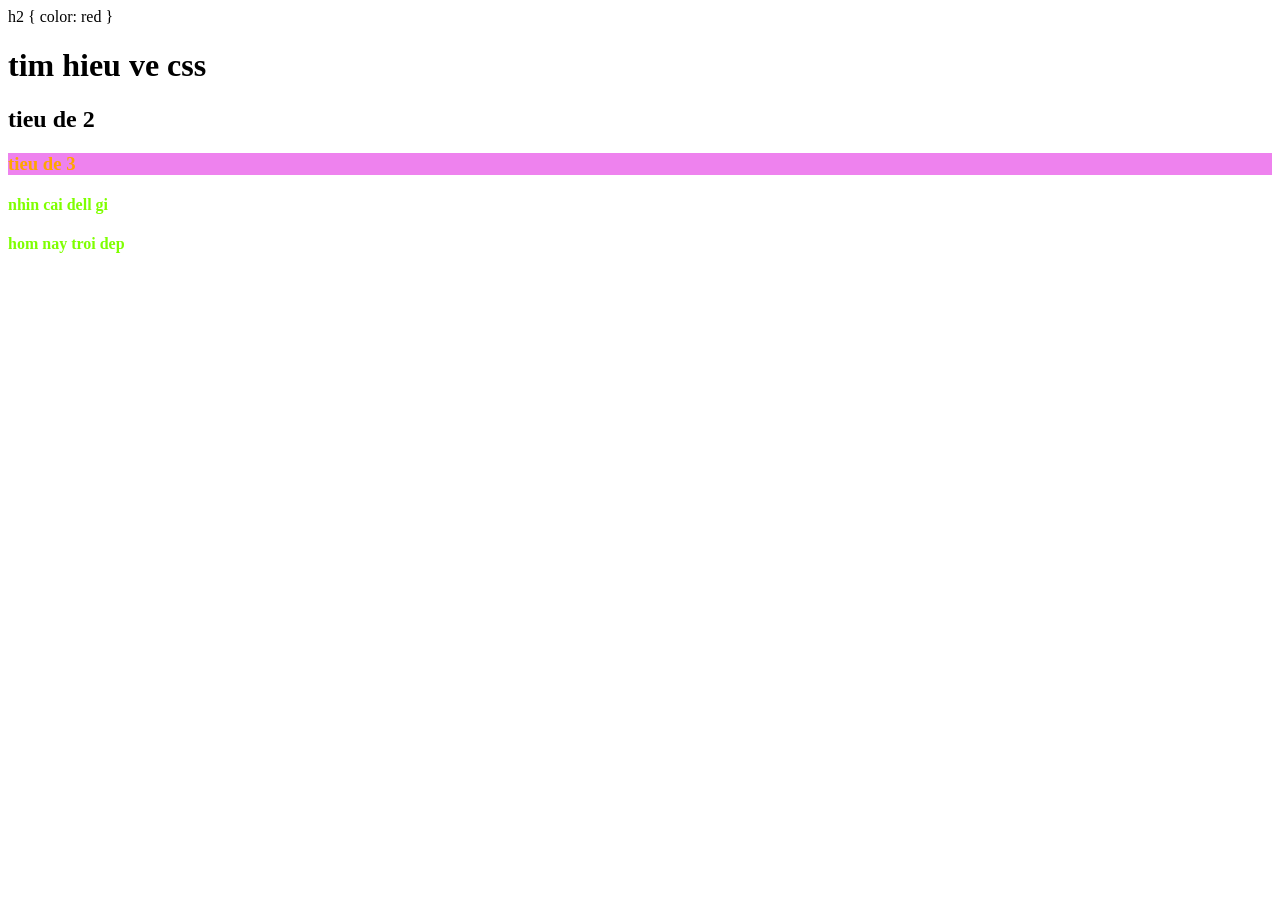
<file: buoi 3/index.html>
<!DOCTYPE html>
<html lang="en">

<head>
    <meta charset="UTF-8">
    <meta name="viewport" content="width=device-width, initial-scale=1.0">
    <title>Document</title>
    <link rel="stylesheet" href="style.css"
    <style>
        h2 {
            color: red
        }
    </style>
</head>

<body>
    <h1>tim hieu ve css</h1>
    <!--1. Vai tro cua css: dung de dinh dang va thiet ke giao dien web
    -Css giup thay doi
    +mau sac dont chu
    +kich thuoc
    +khoang cach
    +bo cuc, vi tri cac thanh phan
    
    2.vị trí dặt mã css
    -đặt trực tiếp trong file html: -->
    <h2>tieu de 2</h2>
    <h3 style="color:orange; background: violet">tieu de 3</h3>
    <h4>nhin cai dell gi</h4>
    <h4 class="class1">hom nay troi dep</h4> </h4>
    <h4 id="id1" </h4></h4>
</body>
</html>
</file>
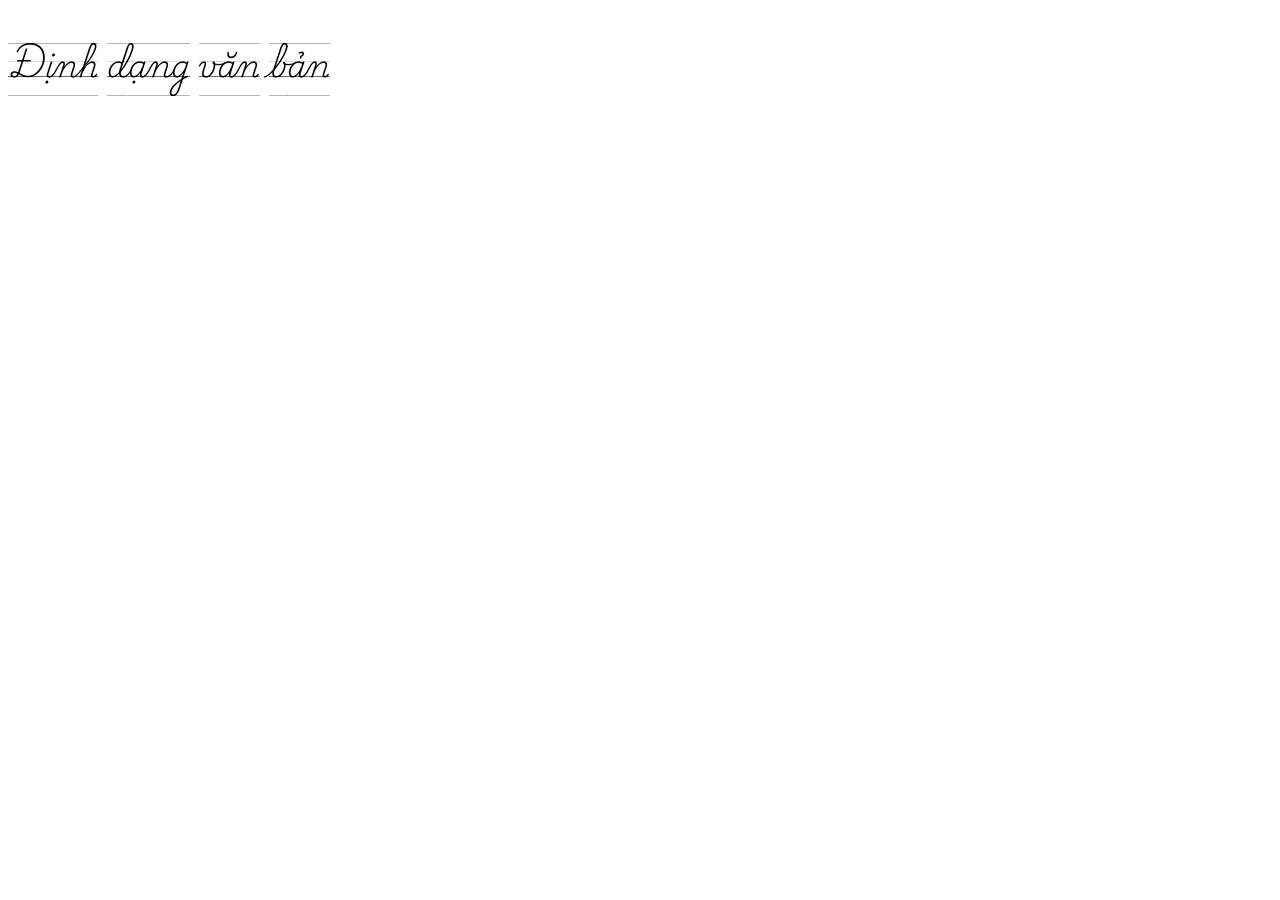
<file: buoi 4/index.html>
<!DOCTYPE html>
<html lang="en">
<head>
    <meta charset="UTF-8">
    <meta name="viewport" content="width=device-width, initial-scale=1.0">
    <title>Document</title>
    <link rel="preconnect" href="https://fonts.googleapis.com">
<link rel="preconnect" href="https://fonts.gstatic.com" crossorigin>
<link href="https://fonts.googleapis.com/css2?family=Playwrite+CU+Guides&family=Roboto:ital,wght@0,100..900;1,100..900&display=swap" rel="stylesheet">
    <link rel="stylesheet" href="style.css">
</head>
<body>
    <!--1. các thẻ định dạng chủ
    - font-size: thay đổi kích thước chủ
    - font-family: thay đổi font chủ
    - font-weight: thay đổi độ dậm nhạt
    
    - font-style: thay đổi kiểu chữ

    - text-align: thay đổi căn lề văn bản
    - text-decoration: thay đổi gạch chân văn bản
    - text-shadow: thay đổi bay le văn bản

    - line-height: thay đổi khoảng cách giữa các dòng văn bản
    - letter-height: thay đổi khoảng cách giữa các dòng văn bản
    - letter-spacing: thay đổi khoảng cách giữa các ký tự
    - word-spacing: thay đổi khoảng cách giữa các từ -->

    <p class="class" id="id1">Định dạng văn bản</p>
</body>
</html>
</file>
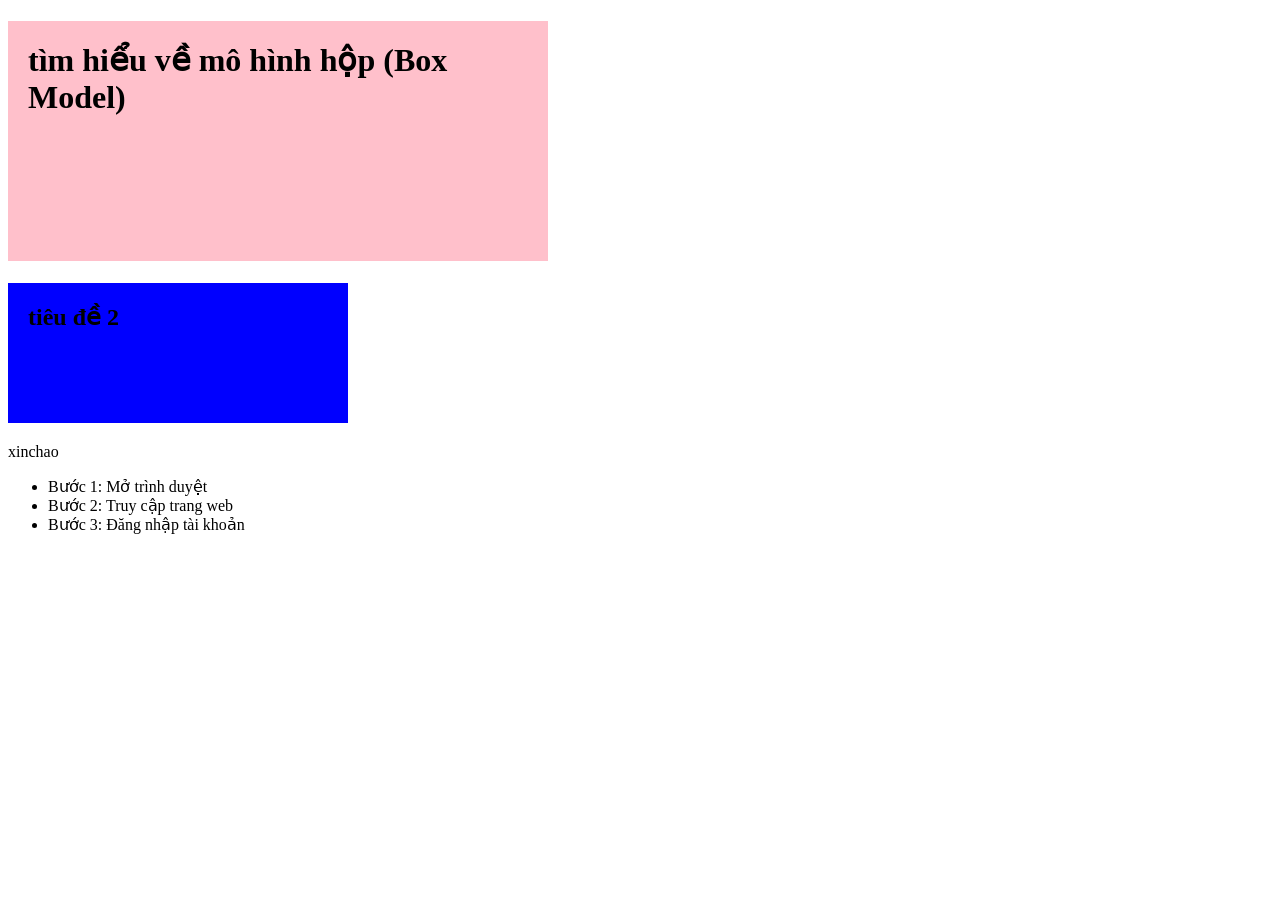
<file: buoi5/index.html>
<!DOCTYPE html>
<html lang="en">
<head>
    <meta charset="UTF-8">
    <meta name="viewport" content="width=device-width, initial-scale=1.0">
    <title>Document</title>
    <link rel="stylesheet" href="style.css">
</head>
<body>
    <h1>tìm hiểu về mô hình hộp (Box Model)</h1>
    <h2>tiêu đề 2</h2>
    <p class="text" >xinchao </p>
    <ul>
  <li>Bước 1: Mở trình duyệt</li>
  <li>Bước 2: Truy cập trang web</li>
  <li>Bước 3: Đăng nhập tài khoản</li>
    </ul>
    
</body>
</html>
</file>
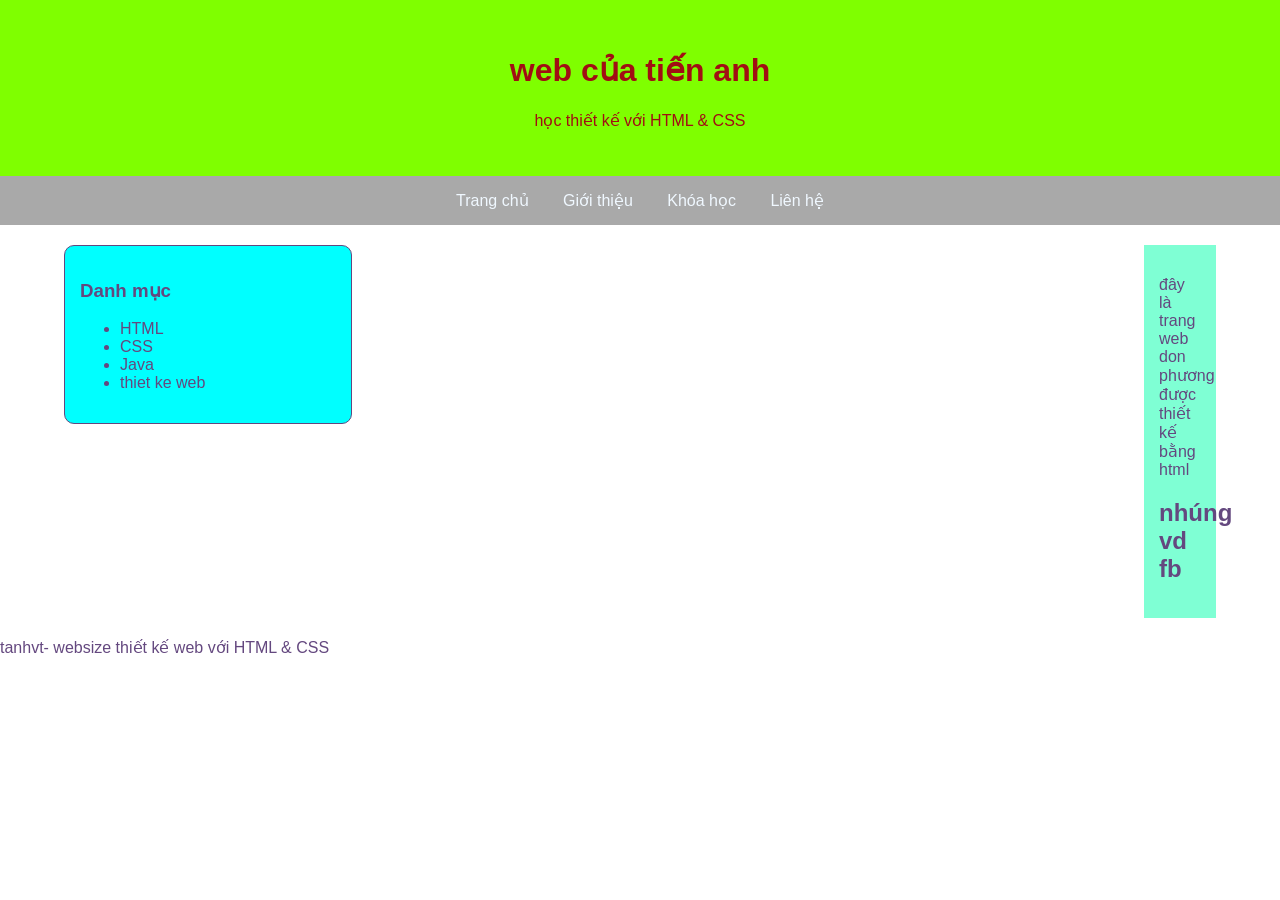
<file: buoi6/index.html>
<!DOCTYPE html>
<html lang="en">
<head>
    <meta charset="UTF-8">
    <meta name="viewport" content="width=device-width, initial-scale=1.0">
    <title>Document</title>
    <style>
        body {
            margin: 0;
            font-family:Arial, Helvetica, sans-serif;
            color: rgb(100, 72, 127);
        }
    * {
        box-sizing: border-box;
    }  
    header {
        /* height: 120px; */
        background-color: chartreuse;
        color: rgb(161, 14, 19);
        text-align: center;
        padding: 30px;
    }
    nav {
        background-color: darkgrey;
        text-align: center;
        padding: 15px;
    }
    nav a {
        padding: 15px;
        color: aliceblue;
        text-decoration: none;
    }
    nav a:hover {
        color: chocolate;
    }
    /* nội dung chính */
    .container {
        width: 90%;
        margin: 20px auto;
    }
    .sidebar {
        width: 25%;
        float: left;
        background-color: aqua;
        padding: 15px;
        /* margin-right: 20px; */
        border: 1px solid;
        border-radius: 10px;
    }
    .content {
        width: 72px;
        float: right;
        background-color: aquamarine;
        padding: 15px;

    }
    .clear {
        clear: both;
    }
    </style>
</head>
<body>
    <header>
        <h1>web của tiến anh</h1>
        <p>học thiết kế với HTML & CSS </p>
    
    </header>
    <nav>
        <a href="#">Trang chủ</a>
        <a href="#">Giới thiệu</a>
        <a href="#">Khóa học</a>
        <a href="#">Liên hệ</a>
    </nav>
    <div class="container">
    
        <aside class="sidebar">
            <h3>Danh mục</h3>
            <ul>
                <li>HTML</li>
                <li>CSS</li>
                <li>Java</li>
                <li>thiet ke web</li>
            </ul>
        </aside>
        <main class="content">
            <p>đây là trang web don phương được thiết kế bằng html</p>
            <h2>nhúng vd fb</h2>
        </main>
        <div class="clear"></div>
    </div>
<footer>tanhvt- websize thiết kế web với HTML & CSS</footer>
</body>
</html>
</file>
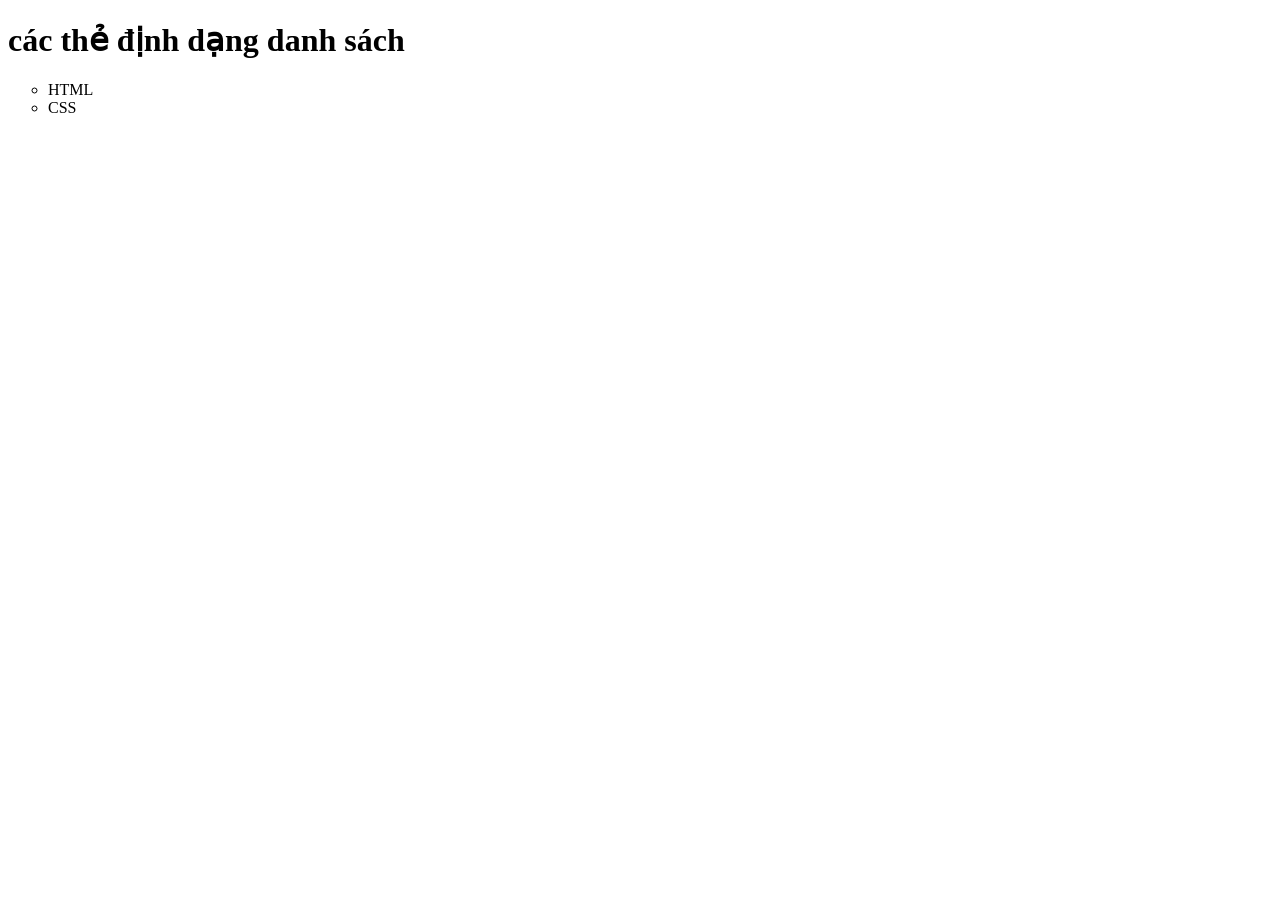
<file: buoi7/index.html>
<!DOCTYPE html>
<html lang="en">
<head>
    <meta charset="UTF-8">
    <meta name="viewport" content="width=device-width, initial-scale=1.0">
    <title>các thẻ định dạng</title>
<style>
    ul li {
        list-style-type: circle;
    }
</style>
</head>
<body>
    <h1>các thẻ định dạng danh sách</h1>
    <ul>
        <li>HTML</li>
        <li>CSS</li>
        
    </ul>
</body>
</html>
</file>
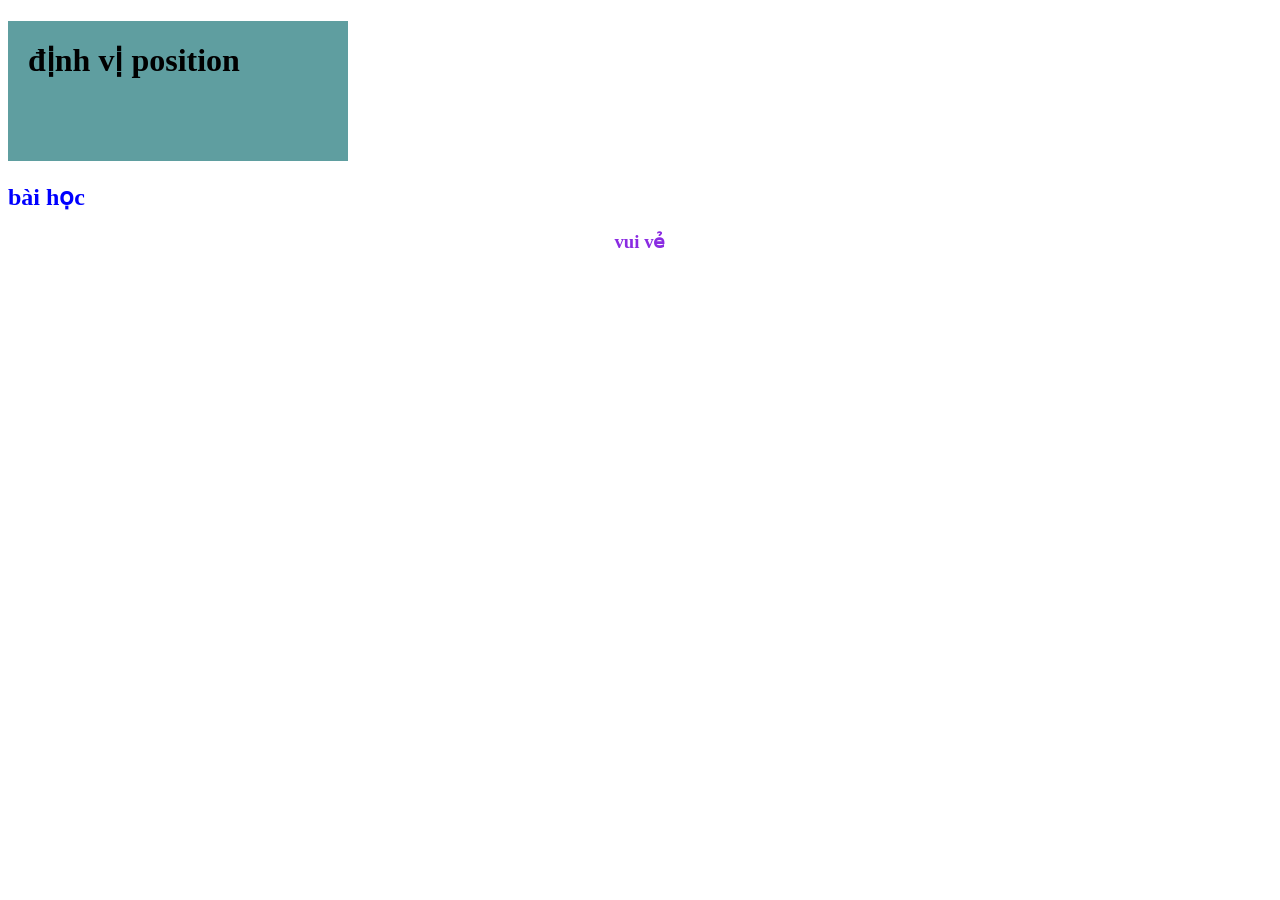
<file: buoi8/index.html>
<!DOCTYPE html>
<html lang="en">
<head>
    <meta charset="UTF-8">
    <meta name="viewport" content="width=device-width, initial-scale=1.0">
    <title>Document</title>
    <link rel="stylesheet" href="style.css">
</head>
<body>
    <h1>định vị position</h1>
    <h2> bài học </h2>
    <h3> vui vẻ </h3>
    
</body>
</html>
</file>
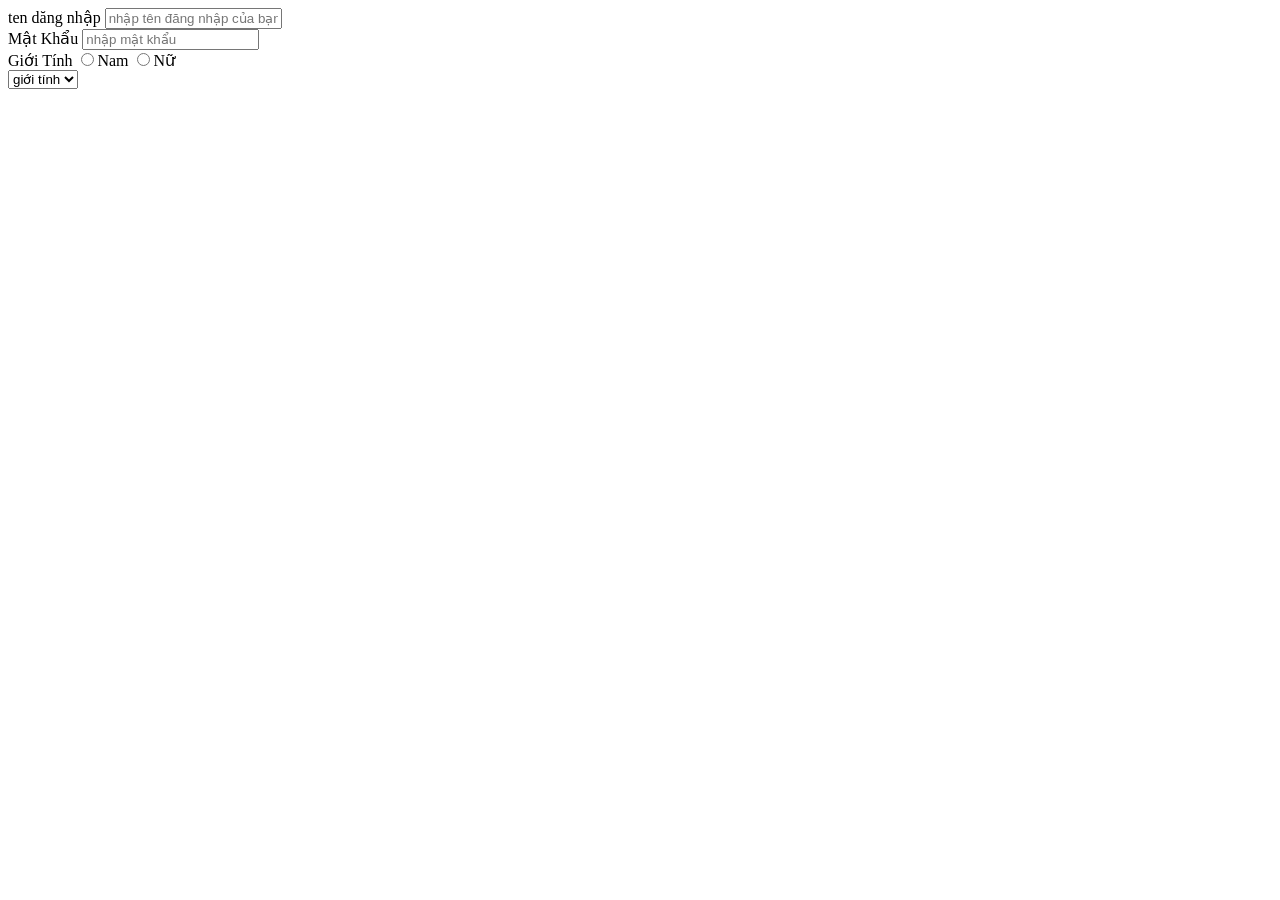
<file: buoi9/index.html>
<!DOCTYPE html>
<html lang="en">
<head>
    <meta charset="UTF-8">
    <meta name="viewport" content="width=device-width, initial-scale=1.0">
    <title>Fromt</title>
</head>
<body>
    <form id="loginFrom" action="">
        ten dăng nhập 
        <input type="text" 
        name="username" 
        placeholder="nhập tên đăng nhập của bạn vô đây">
         <br>
         Mật Khẩu 
        <input type="password" 
        name="password"
        placeholder="nhập mật khẩu">
        <br>
        Giới Tính
        <input type="radio"
        name="gender"
        value="Nam"/>Nam
        <input type="radio"
        name="gender"
        value="Nữ" />Nữ 
        <br>
        <select name="gioitinh"id>
            <option value="giới tính ">giới tính</option>
            <option value="Nam">Nam</option>
                <option value="Nu"
        </select>>Nữ</option>
    </form>
</body>
</html>
</file>
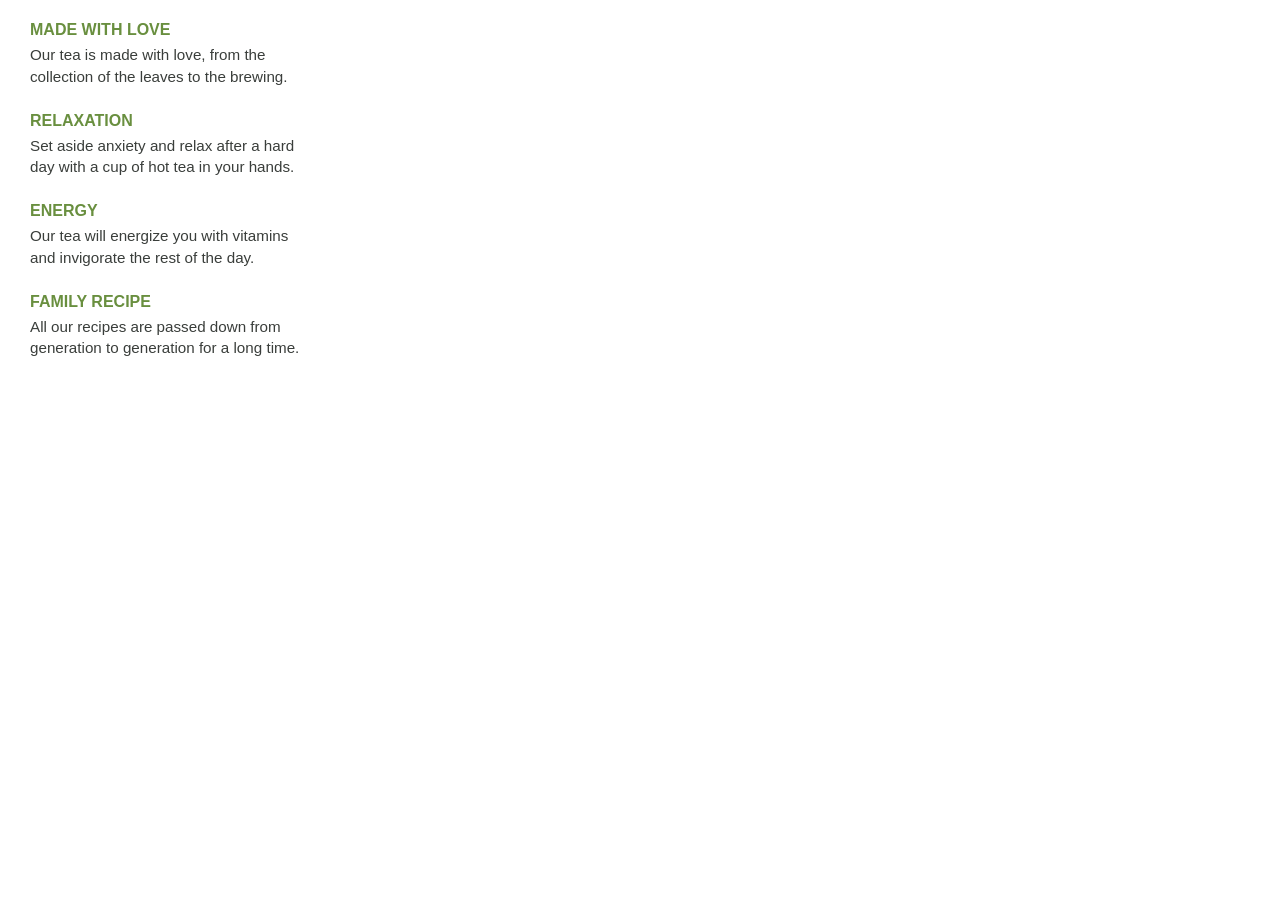
<file: lab3.1/index.html>
<!DOCTYPE html>
<html lang="vi">
<head>
    <meta charset="UTF-8">
    <meta name="viewport" content="width=device-width, initial-scale=1.0">
    <title>Lab 3.1 - CSS Phần I</title>
    <!-- Liên kết file CSS -->
    <link rel="stylesheet" href="style.css">
</head>
<body>

    <div id="features">
        <!-- Mục 1 -->
        <div class="feature_item">
            <h4 class="feature_title">MADE WITH LOVE</h4>
            <p class="feature_text">
                Our tea is made with love, from the collection of the leaves to the brewing.
            </p>
        </div>

        <!-- Mục 2 -->
        <div class="feature_item">
            <h4 class="feature_title">RELAXATION</h4>
            <p class="feature_text">
                Set aside anxiety and relax after a hard day with a cup of hot tea in your hands.
            </p>
        </div>

        <!-- Mục 3 -->
        <div class="feature_item">
            <h4 class="feature_title">ENERGY</h4>
            <p class="feature_text">
                Our tea will energize you with vitamins and invigorate the rest of the day.
            </p>
        </div>

        <!-- Mục 4 -->
        <div class="feature_item">
            <h4 class="feature_title">FAMILY RECIPE</h4>
            <p class="feature_text">
                All our recipes are passed down from generation to generation for a long time.
            </p>
        </div>
    </div>

</body>
</html>
</file>
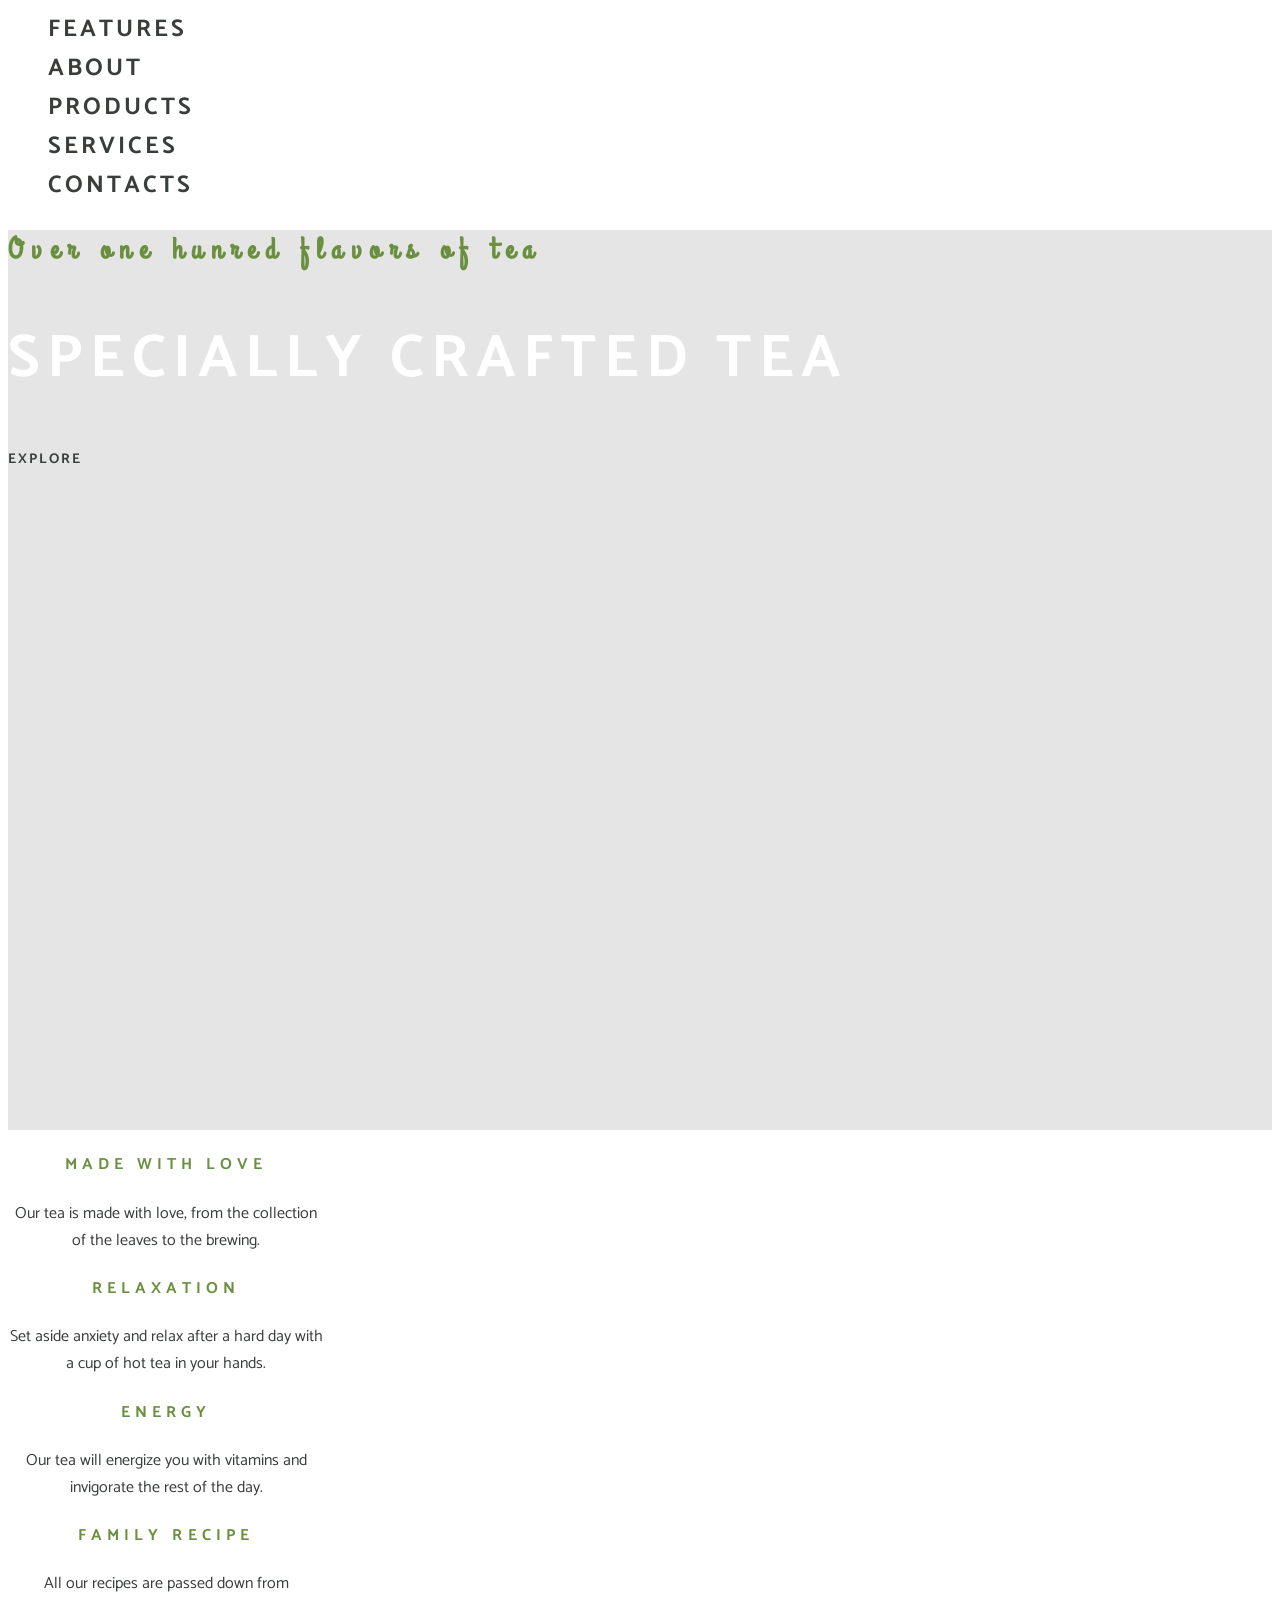
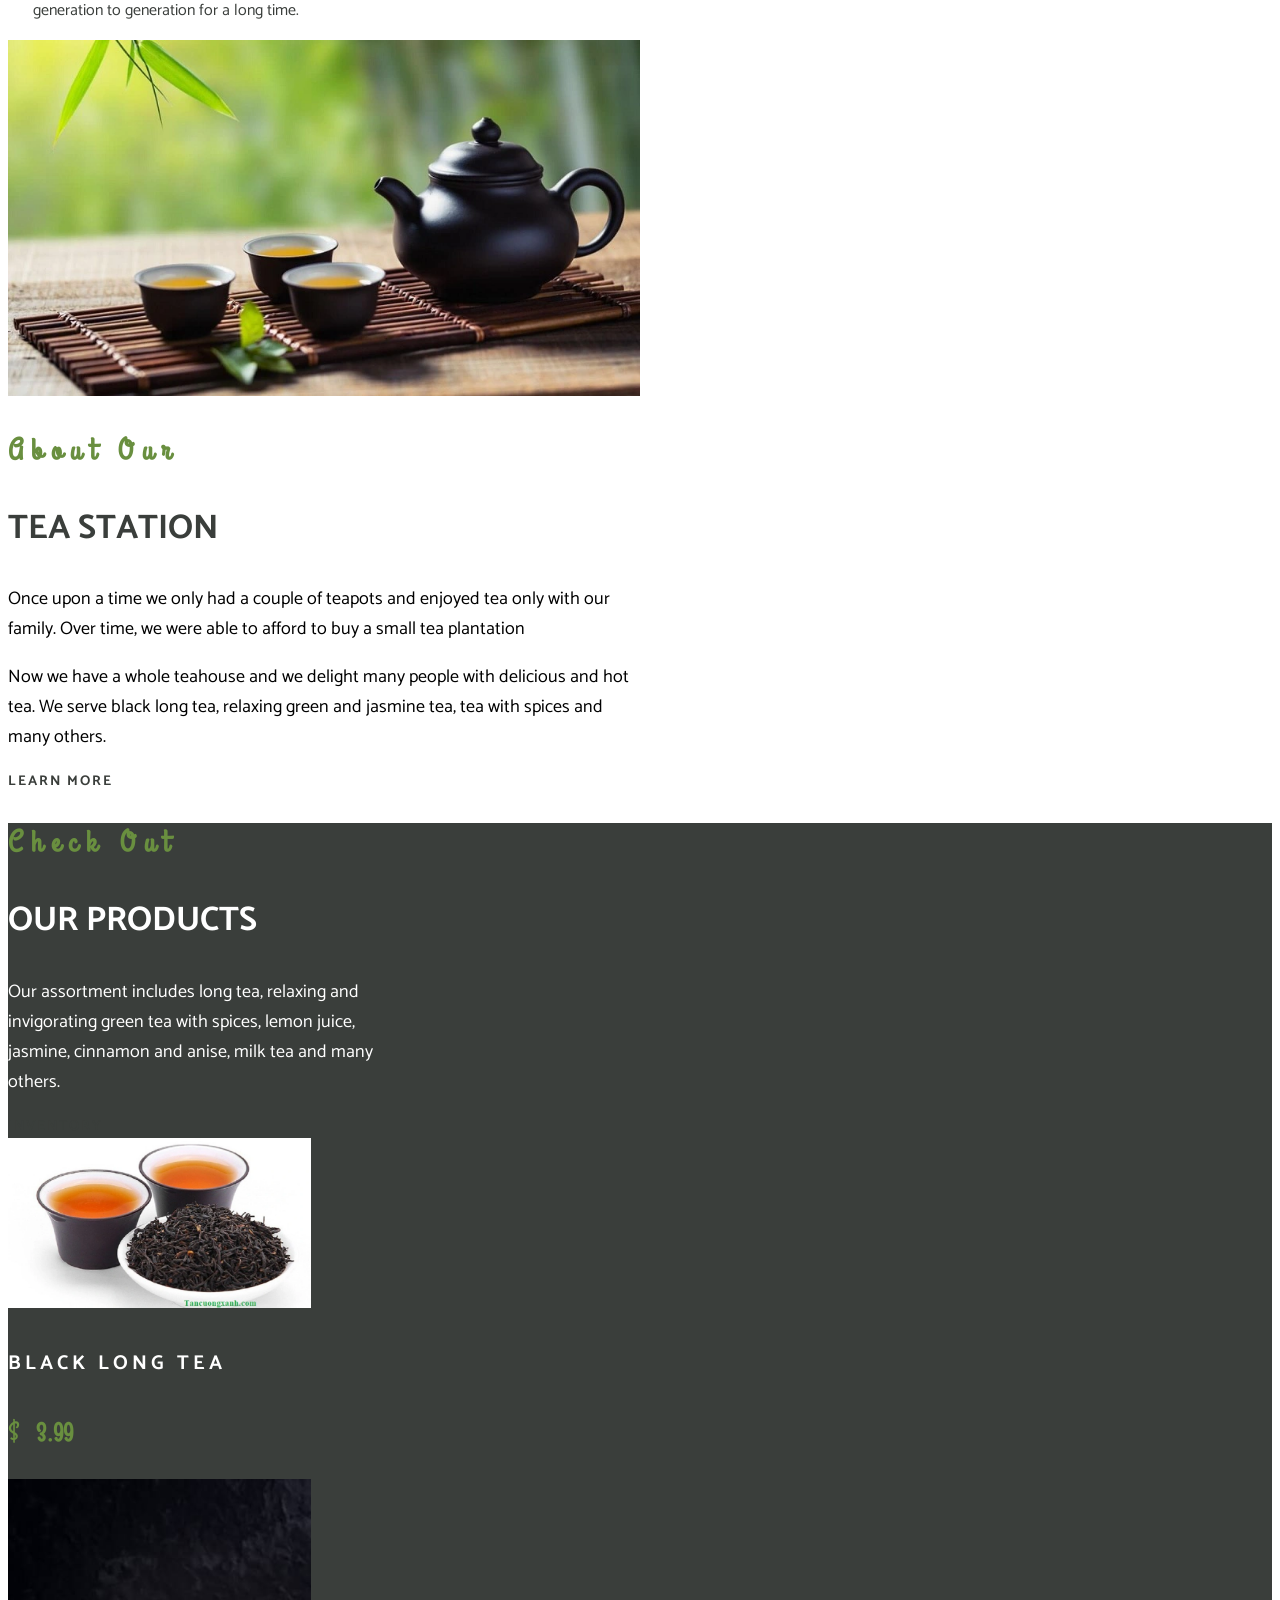
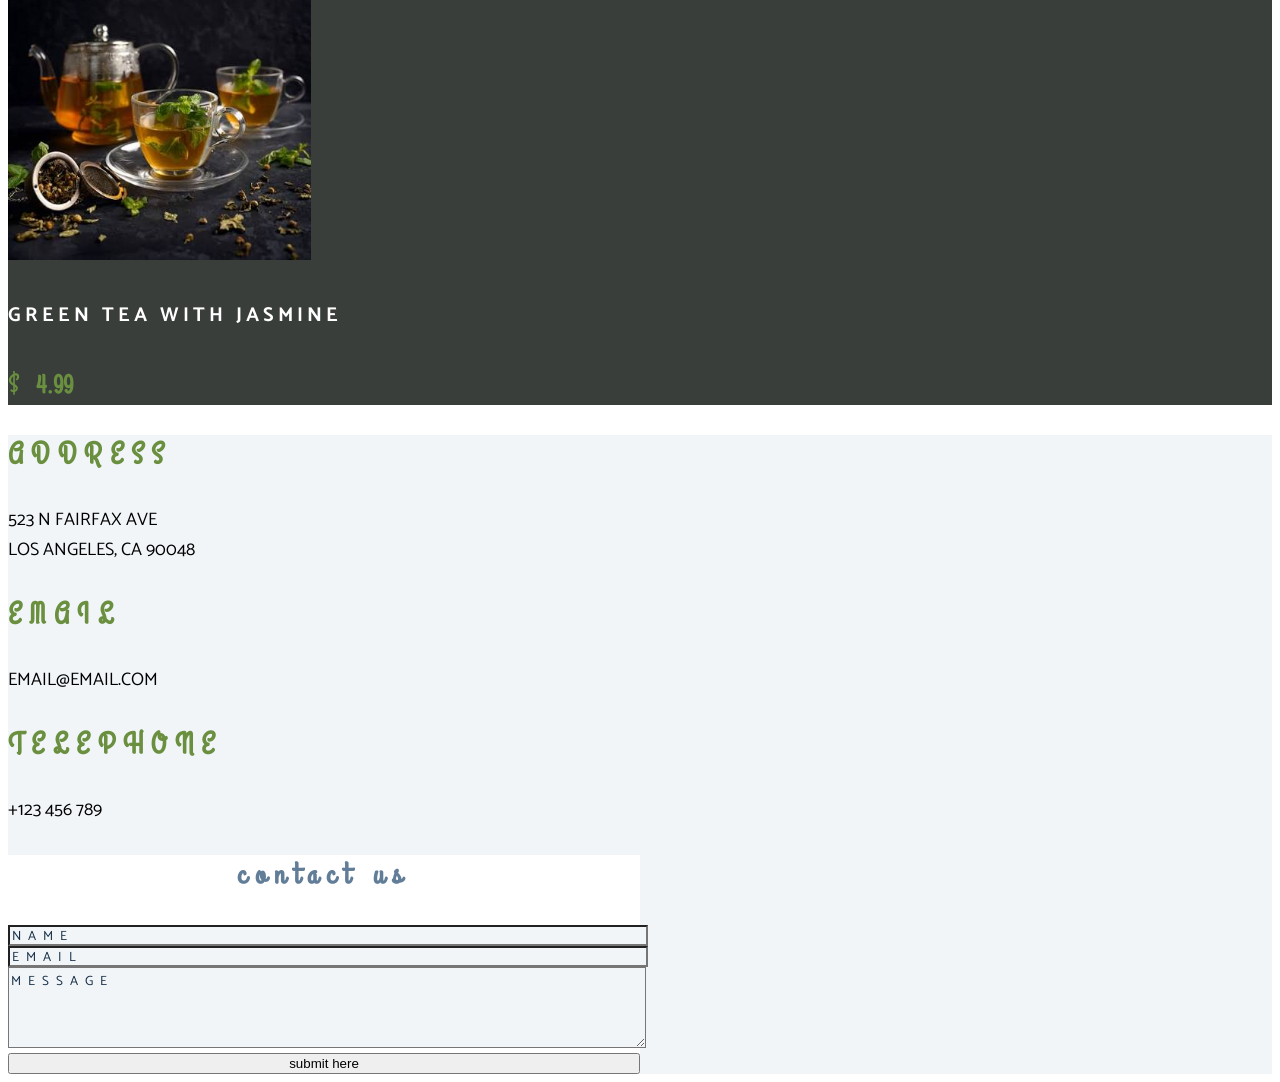
<file: lab3.2/index.html>
<!DOCTYPE html>
<html lang="en">
<head>
    <meta charset="UTF-8">
    <meta name="viewport" content="width=device-width, initial-scale=1.0">
    <title>Lab 3.2: Specially Crafted Tea</title>
    <style>
        /* Yêu cầu chung */
        @import url("https://fonts.googleapis.com/css?family=Catamaran:400,700|Grand+Hotel");

        html {
            font-size: 62.6%;
        }

        body {
            font-family: "Catamaran", sans-serif;
        }

        /* Tổ chức menu */
        .nav_list {
            list-style: none;
        }

        .nav_link {
            font-family: "Catamaran", sans-serif;
            text-transform: uppercase;
            text-decoration: none;
            font-size: 2.4rem;
            font-weight: 700;
            letter-spacing: calc(0.7rem - 0.4rem);
            color: #3a3e3b;
        }

        /* Tổ chức banner */
        .header {
            min-height: 100vh;
            background-color: #e5e5e5;
        }

        .header h2 {
            font-family: "Grand Hotel", cursive;
            font-size: 3rem;
            color: #698f3f;
            letter-spacing: calc(0.7rem * 1.2);
        }

        .header h1 {
            font-family: "Catamaran", sans-serif;
            text-transform: uppercase;
            color: #fff;
            font-size: 6rem;
            letter-spacing: 0.7rem;
        }

        /* Nút bấm (Button) */
        .btn:link, .btn:visited {
            color: #3a3e3b;
            text-transform: uppercase;
            text-decoration: none;
            font-size: 1.4rem;
            font-weight: 700;
            letter-spacing: calc(0.7rem - 0.5rem);
        }

        .btn:hover {
            color: #e5e5e5;
        }

        /* Features */
        /* #features { background-color:aquamarine; } */
        .feature_item {
            width: 25%;
            text-align: center;
        }

        .feature_title {
            text-transform: uppercase;
            font-size: 1.6rem;
            letter-spacing: calc(0.7rem - 0.2rem);
            color: #698f3f;
        }

        .feature_text {
            font-size: 1.6rem;
            color: #3a3e3b;
        }

        /* About */
        .about_left, .about_right {
            width: 50%;
        }

        .heading_first {
            font-family: "Grand Hotel", cursive;
            font-size: 3rem;
            color: #698f3f;
            letter-spacing: calc(0.7rem * 1.2);
        }

        .heading_second {
            font-size: 3.4rem;
            text-transform: uppercase;
            color: #3a3e3b;
        }

        .heading-second--white {
            color: #fff;
        }

        .about_text {
            font-size: 1.8rem;
        }

        /* Products */
        #product {
            background-color: #3a3e3b;
        }

        .product_item {
            width: 30%;
        }

        .products_text {
            color: #fff;
            font-size: 1.8rem;
        }

        .product-item_title {
            color: #fff;
            text-transform: uppercase;
            font-size: 2rem;
            letter-spacing: calc(0.7rem - 0.3rem);
        }

        .product-item_price {
            font-family: "Grand Hotel", cursive;
            font-size: 2.6rem;
            color: #698f3f;
            font-weight: 700;
        }

        .product-item_price span {
            margin-right: 1rem;
            font-size: 3rem;
            font-weight: 400;
        }

        /* Contacts */
        .contact {
            background: #f1f5f8;
        }

        .contact-info, .contact-form {
            width: 50%;
        }

        .contact-info {
            text-transform: uppercase;
            font-size: 1.8rem;
        }

        .contact-form {
            background: #fff;
            text-align: center;
        }

        .contact-form h3 {
            color: #617d98;
        }

        .form-control {
            width: 100%;
            background: #f1f5f8;
            text-transform: uppercase;
            letter-spacing: 0.7rem;
        }

        .form-control::placeholder {
            font-family: "Catamaran", sans-serif;
            color: #102a42;
            text-transform: uppercase;
            letter-spacing: 0.7rem;
        }

        .submit-btn {
            width: 100%;
        }
    </style>
</head>
<body>
    <!-- Tổ chức menu -->
    <ul class="nav_list">
        <li class="nav_item"><a href="#features" class="nav_link">Features</a></li>
        <li class="nav_item"><a href="#about" class="nav_link">About</a></li>
        <li class="nav_item"><a href="#products" class="nav_link">Products</a></li>
        <li class="nav_item"><a href="#services" class="nav_link">Services</a></li>
        <li class="nav_item"><a href="#contacts" class="nav_link">Contacts</a></li>
    </ul>

    <!-- Tổ chức banner -->
    <div class="header">
        <h2>Over one hunred flavors of tea</h2>
        <h1>Specially crafted tea</h1>
        <a href="#about" class="btn">Explore</a>
    </div>

    <!-- Tổ chức nội dung features -->
    <div id="features">
        <div class="feature_item">
            <h4 class="feature_title">Made with love</h4>
            <p class="feature_text">Our tea is made with love, from the collection of the leaves to the brewing.</p>
        </div>
        <div class="feature_item">
            <h4 class="feature_title">Relaxation</h4>
            <p class="feature_text">Set aside anxiety and relax after a hard day with a cup of hot tea in your hands.</p>
        </div>
        <div class="feature_item">
            <h4 class="feature_title">Energy</h4>
            <p class="feature_text">Our tea will energize you with vitamins and invigorate the rest of the day.</p>
        </div>
        <div class="feature_item">
            <h4 class="feature_title">Family Recipe</h4>
            <p class="feature_text">All our recipes are passed down from generation to generation for a long time.</p>
        </div>
    </div>

    <!-- Tổ chức nội dung about -->
    <div id="about">
        <div class="about_left">
            <img src="./images/about-bcg.jpeg" width="100%" alt="About Us">
        </div>
        <div class="about_right">
            <div class="about_content">
                <h3 class="heading_first">About Our</h3>
                <h2 class="heading_second">Tea station</h2>
                <p class="about_text">Once upon a time we only had a couple of teapots and enjoyed tea only with our family. Over time, we were able to afford to buy a small tea plantation</p>
                <p class="about_text">Now we have a whole teahouse and we delight many people with delicious and hot tea. We serve black long tea, relaxing green and jasmine tea, tea with spices and many others.</p>
                <a href="#features" class="btn">Learn more</a>
            </div>
        </div>
    </div>

    <!-- Tổ chức nội dung products -->
    <div id="product">
        <div class="product_item">
            <h3 class="heading_first">Check Out</h3>
            <h2 class="heading_second heading-second--white">Our products</h2>
            <p class="products_text">Our assortment includes long tea, relaxing and invigorating green tea with spices, lemon juice, jasmine, cinnamon and anise, milk tea and many others.</p>
            <a href="#" class="btn">Inventory</a>
        </div>
        <div class="product_item">
            <img src="./images/product-1.jpeg" width="80%" alt="Black long tea"><br>
            <h5 class="product-item_title">Black long tea</h5>
            <p class="product-item_price"><span>$</span> 3.99</p>
        </div>
        <div class="product_item">
            <img src="./images/product-2.jpeg" width="80%" alt="Green tea with jasmine"><br>
            <h5 class="product-item_title">Green tea with jasmine</h5>
            <p class="product-item_price"><span>$</span> 4.99</p>
        </div>
    </div>

    <!-- Tổ chức nội dung contacts -->
    <div class="contact">
        <!-- contact info -->
        <div class="contact-info">
            <div class="contact-item">
                <h3 class="heading_first">address</h3>
                <p class="contact-info">523 N Fairfax Ave <br /> Los Angeles, CA 90048</p>
            </div>
            <div class="contact-item">
                <h3 class="heading_first">email</h3>
                <p class="contact-info">email@email.com</p>
            </div>
            <div class="contact-item">
                <h3 class="heading_first">telephone</h3>
                <p class="contact-info">+123 456 789</p>
            </div>
        </div>
        <!-- contact form -->
        <div class="contact-form">
            <h3 class="heading_first">contact us</h3>
            <form>
                <div class="form-group">
                    <input type="text" placeholder="name" class="form-control" name="name" />
                    <input type="email" placeholder="email" class="form-control" name="email" />
                    <textarea name="message" placeholder="message" class="form-control" rows="5"></textarea>
                </div>
                <button type="submit" class="btn submit-btn">submit here</button>
            </form>
        </div>
    </div>
</body>
</html>
</file>
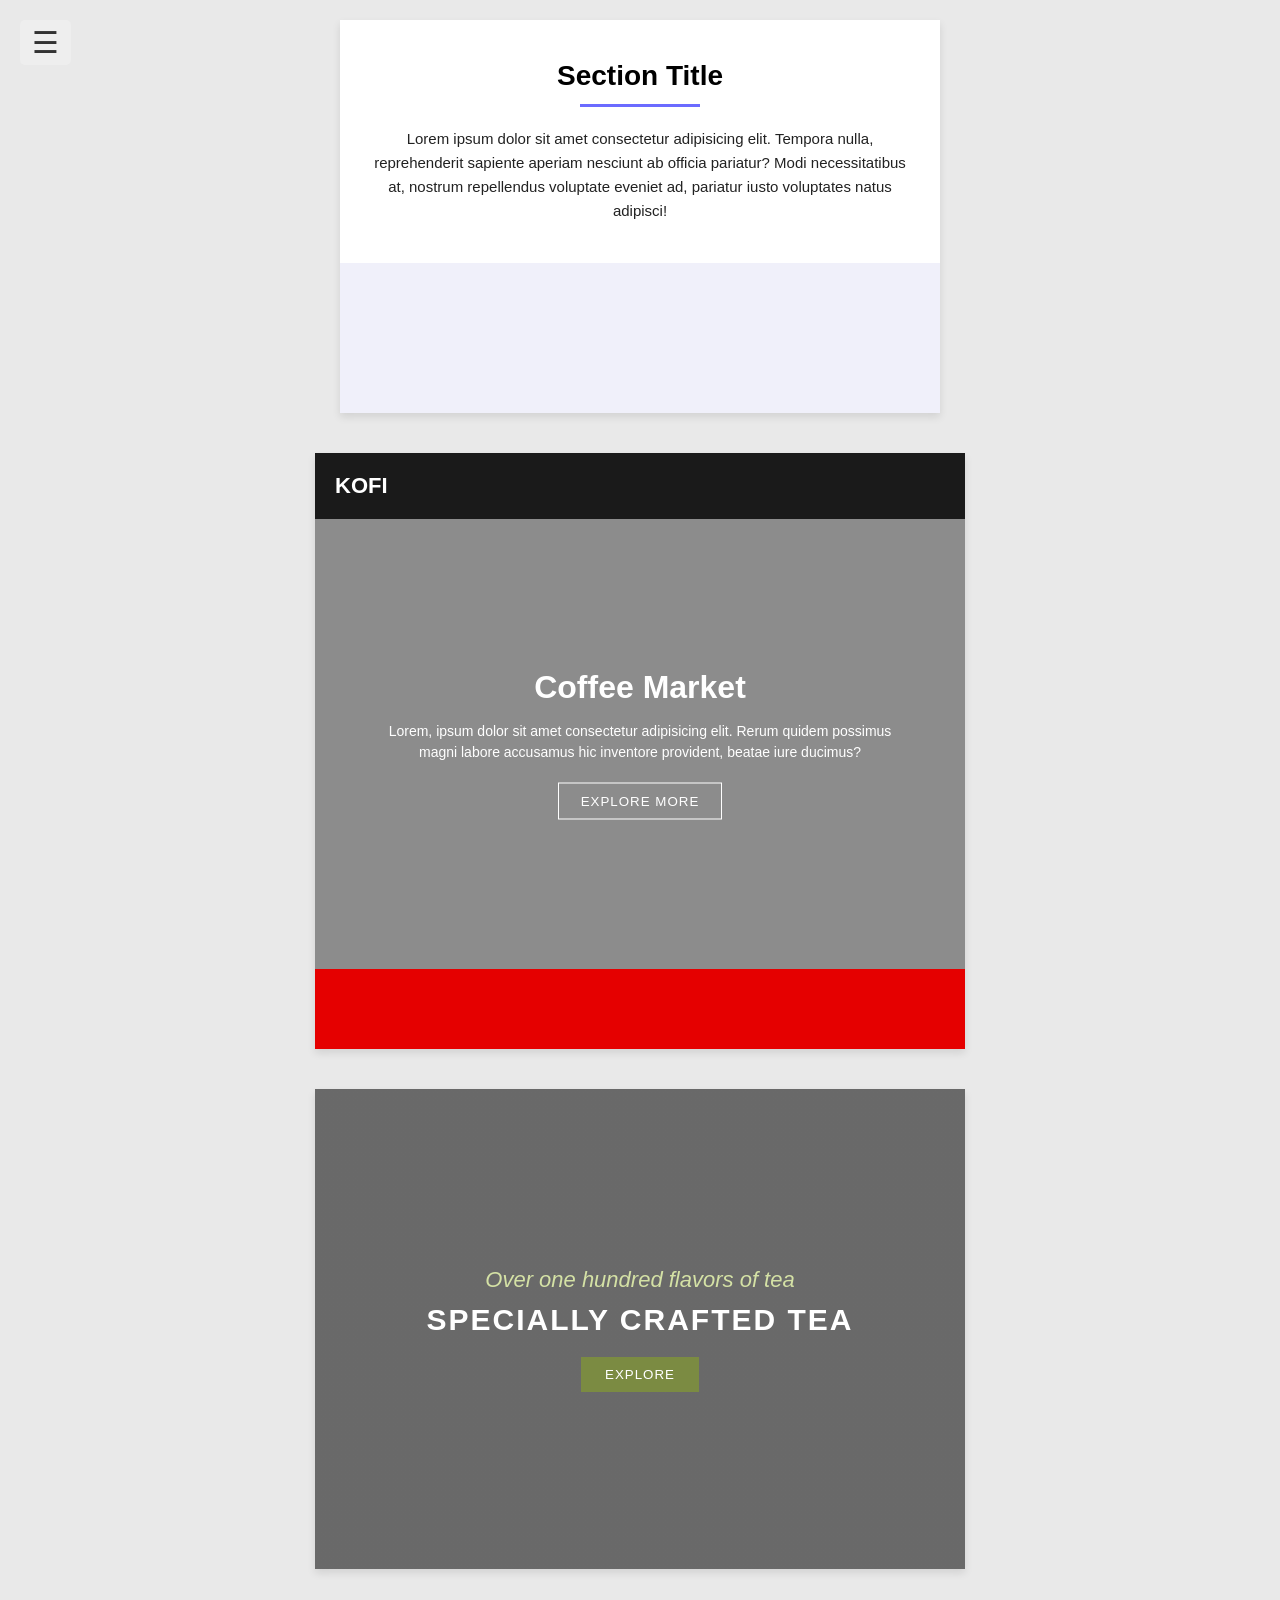
<file: lab5.1/index.html>
<!DOCTYPE html>
<html lang="vi">
<head>
    <meta charset="UTF-8">
    <meta name="viewport" content="width=device-width, initial-scale=1.0">
    <title>Lab 5.1 - CSS Display & Position</title>
    <link rel="stylesheet" href="style.css">
</head>
<body>

    <!-- ================= BÀI 1: ỨNG DỤNG DISPLAY ================= -->
    <section class="bai1-container">
        <div class="content">
            <h2>Section Title</h2>
            <div class="underline"></div>
            <p>Lorem ipsum dolor sit amet consectetur adipisicing elit. Tempora nulla, reprehenderit sapiente aperiam nesciunt ab officia pariatur? Modi necessitatibus at, nostrum repellendus voluptate eveniet ad, pariatur iusto voluptates natus adipisci!</p>
        </div>
        <div class="bottom-background"></div>
    </section>

    <!-- ================= BÀI 2: ỨNG DỤNG POSITION ================= -->
    <section class="bai2-container">
        <div class="header-kofi">KOFI</div>
        <div class="hero-section">
            <div class="center-box">
                <h2>Coffee Market</h2>
                <p>Lorem, ipsum dolor sit amet consectetur adipisicing elit. Rerum quidem possimus magni labore accusamus hic inventore provident, beatae iure ducimus?</p>
                <button>EXPLORE MORE</button>
            </div>
        </div>
        <div class="red-footer"></div>
    </section>

    <!-- ================= BÀI 3 & BÀI 3*: MENU VỚI CHECKED PSEUDO ================= -->
    <section class="bai3-container">
        <!-- Checkbox ẩn đóng vai trò công tắc -->
        <input type="checkbox" id="menu-toggle">

        <!-- Nút bật/tắt chứa Icon đóng mở -->
        <label for="menu-toggle" class="menu-button">
            <span class="icon-open">☰</span>
            <span class="icon-close">✕</span>
        </label>

        <!-- Thanh Menu ẩn/hiện (Nav) -->
        <nav class="nav">
            <ul>
                <li><a href="#" class="active">FEATURES</a></li>
                <li><a href="#">ABOUT</a></li>
                <li><a href="#">PRODUCTS</a></li>
                <li><a href="#">SERVICES</a></li>
                <li><a href="#">CONTACTS</a></li>
            </ul>
        </nav>

        <!-- Phần giao diện chính bài 3 -->
        <div class="tea-section">
            <div class="tea-content">
                <p class="subtitle">Over one hundred flavors of tea</p>
                <h1>SPECIALLY CRAFTED TEA</h1>
                <button class="btn-explore">EXPLORE</button>
            </div>
        </div>
    </section>

</body>
</html>
</file>
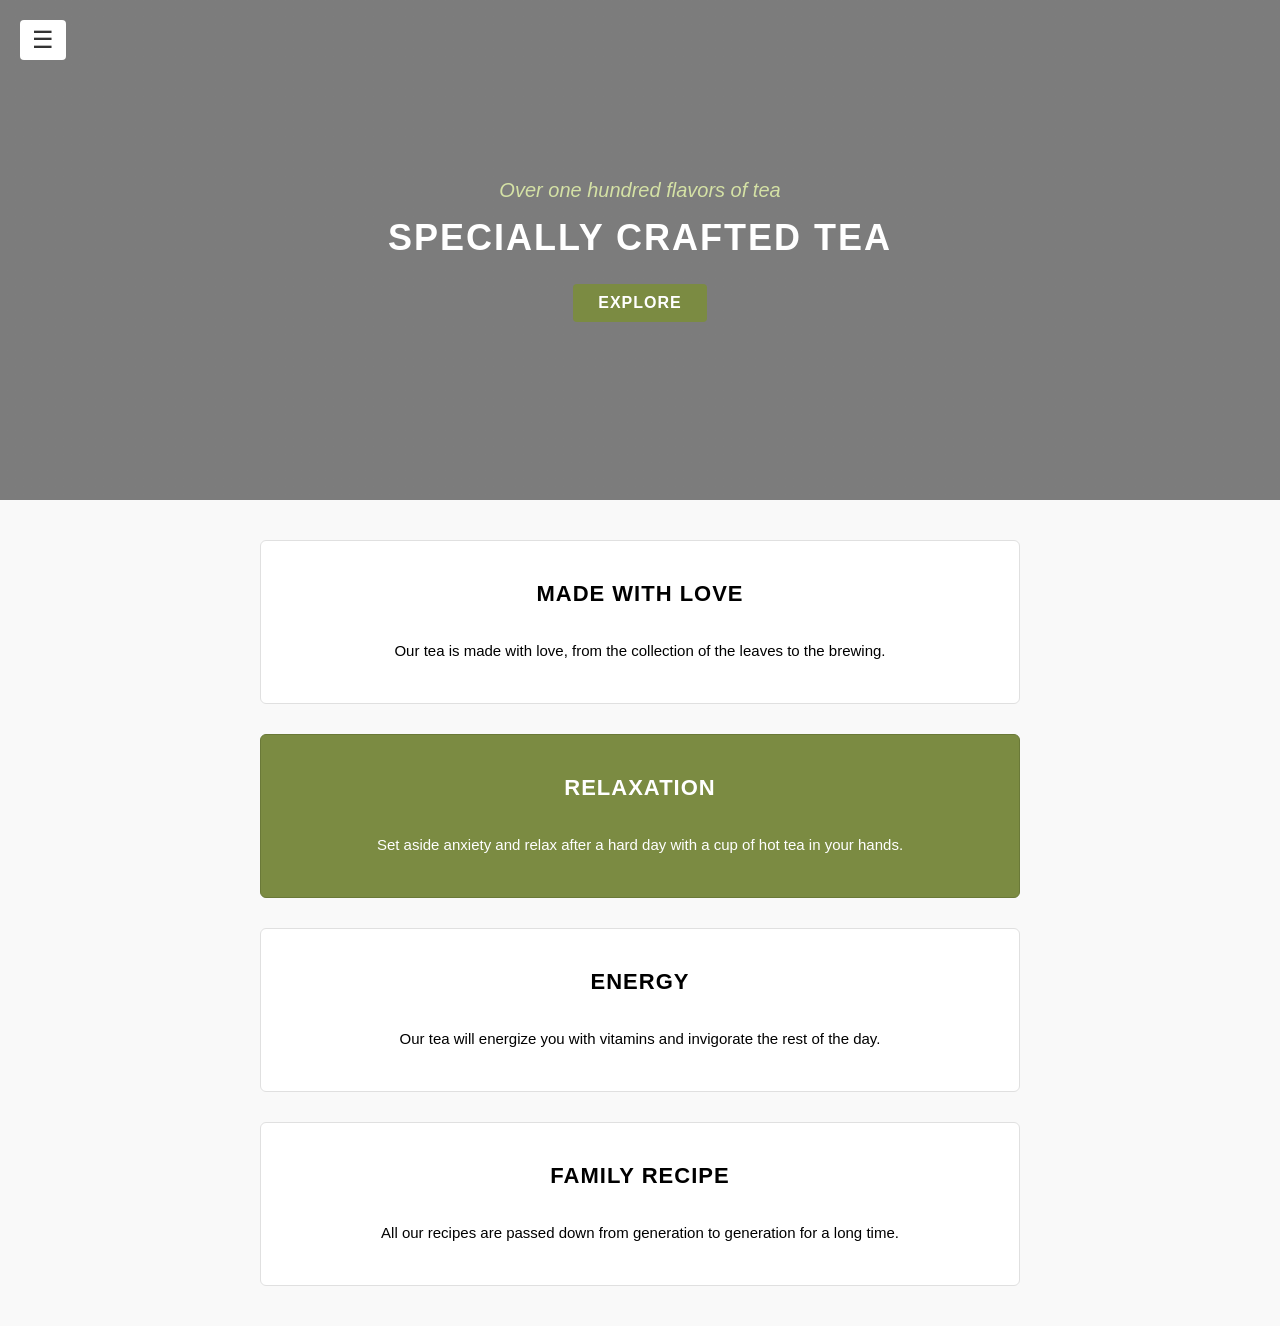
<file: lab6.1/index.html>
<!DOCTYPE html>
<html lang="vi">
<head>
    <meta charset="UTF-8">
    <meta name="viewport" content="width=device-width, initial-scale=1.0">
    <title>Lab 6.1 - CSS Flexbox</title>
    <link rel="stylesheet" href="style.css">
</head>
<body>

    <!-- ================= MÀN HÌNH 1: HEADER & BANNER ================= -->
    <header class="header">
        <div class="menu-btn">☰</div>
        <div class="header-banner">
            <p class="header-subtitle">Over one hundred flavors of tea</p>
            <h1 class="header-title">SPECIALLY CRAFTED TEA</h1>
            <a href="#" class="header-btn-explore">EXPLORE</a>
        </div>
    </header>

    <!-- ================= MÀN HÌNH 2: FEATURE ITEMS ================= -->
    <section class="features">
        <div class="feature_item">
            <h3 class="feature-title">MADE WITH LOVE</h3>
            <p class="feature-text">Our tea is made with love, from the collection of the leaves to the brewing.</p>
        </div>
        
        <div class="feature_item feature_item-highlight">
            <h3 class="feature-title">RELAXATION</h3>
            <p class="feature-text">Set aside anxiety and relax after a hard day with a cup of hot tea in your hands.</p>
        </div>
        
        <div class="feature_item">
            <h3 class="feature-title">ENERGY</h3>
            <p class="feature-text">Our tea will energize you with vitamins and invigorate the rest of the day.</p>
        </div>
        
        <div class="feature_item">
            <h3 class="feature-title">FAMILY RECIPE</h3>
            <p class="feature-text">All our recipes are passed down from generation to generation for a long time.</p>
        </div>
    </section>

</body>
</html>
</html>
</file>
<file: buoi 3/style.css>
h4 {
    color: chartreuse
}
.class {
    color:blueviolet
}
#id1 {
    color:aqua
}
</file>
<file: buoi 4/style.css>
p {
    font-size: 30px;
    font-family: "Playwrite CU Guides", cursive;
  font-weight: 400;
  font-style: normal;
}
</file>
<file: buoi5/style.css>
h1{
    width: 500px;
    height: 200px;
    padding:20px;
    background-color: pink;
}
h2{
    width: 300px;
    height: 100px;
    padding:20px;
    background-color: blue;
}
.text {
    font-size: 32xp
}
</file>
<file: buoi8/style.css>
h1 {
    padding: 20px;
    background-color: cadetblue;
    width: 300px;
    height: 100px;
}

h2 {
    color: blue
}

h3 {
    color: blueviolet;
    text-align: center;
}
</file>
<file: lab3.1/style.css>
/* Thiết lập chung cho trang */
body {
    font-family: Arial, sans-serif;
    background-color: #ffffff;
    margin: 20px 30px;
}

/* Định dạng container chính với độ rộng đúng chuẩn để chữ ngắt dòng so le y hệt hình */
#features {
    width: 100%;
    max-width: 270px; 
}

/* Định dạng từng mục */
.feature_item {
    margin-bottom: 25px;
    text-align: left;
}

/* Định dạng tiêu đề chữ xanh lá */
.feature_title {
    text-transform: uppercase;
    font-size: 1rem;
    color: #698f3f; /* Màu xanh lá chuẩn */
    margin-bottom: 5px;
    font-weight: bold;
}

/* Định dạng đoạn văn bản mô tả */
.feature_text {
    font-size: 0.95rem;
    color: #3a3e3b; /* Màu chữ xám đậm */
    line-height: 1.4;
    margin-top: 0;
}
</file>
<file: lab5.1/style.css>
/* ================= CẤU HÌNH CHUNG ================= */
* {
    box-sizing: border-box;
    margin: 0;
    padding: 0;
    font-family: Arial, sans-serif;
}

body {
    background-color: #e9e9e9;
    padding: 20px 0 50px 0;
}

/* ================= BÀI 1: ỨNG DỤNG DISPLAY ================= */
.bai1-container {
    width: 100%;
    max-width: 600px;
    margin: 0 auto 40px auto;
    background: #ffffff;
    box-shadow: 0 4px 8px rgba(0, 0, 0, 0.1);
}

.bai1-container .content {
    text-align: center;
    padding: 40px 30px;
}

.bai1-container h2 {
    font-size: 28px;
    color: #000;
}

.bai1-container .underline {
    width: 120px;
    height: 3px;
    background-color: #6b6bff;
    margin: 12px auto 20px auto;
}

.bai1-container p {
    color: #222;
    line-height: 1.6;
    font-size: 15px;
}

.bai1-container .bottom-background {
    height: 150px;
    background-color: #f0f0fa;
}

/* ================= BÀI 2: ỨNG DỤNG POSITION ================= */
.bai2-container {
    width: 100%;
    max-width: 650px;
    margin: 0 auto 40px auto;
    box-shadow: 0 4px 8px rgba(0, 0, 0, 0.1);
}

.bai2-container .header-kofi {
    background-color: #1a1a1a;
    color: #ffffff;
    padding: 20px;
    font-size: 22px;
    font-weight: bold;
}

.bai2-container .hero-section {
    position: relative; /* Gốc tọa độ cho khối con dùng position absolute */
    height: 450px;
    background-image: linear-gradient(rgba(0, 0, 0, 0.4), rgba(0, 0, 0, 0.4)), 
                      url('https://images.unsplash.com/photo-1447933601403-0c6688de566e?q=80&w=1200&auto=format&fit=crop');
    background-size: cover;
    background-position: center;
}

.bai2-container .center-box {
    position: absolute;
    top: 50%;
    left: 50%;
    transform: translate(-50%, -50%); /* Bí quyết canh giữa tuyệt đối */
    text-align: center;
    color: #ffffff;
    width: 80%;
}

.bai2-container .center-box h2 {
    font-size: 32px;
    margin-bottom: 15px;
}

.bai2-container .center-box p {
    font-size: 14px;
    line-height: 1.5;
    margin-bottom: 20px;
}

.bai2-container .center-box button {
    background: transparent;
    border: 1px solid #ffffff;
    color: #ffffff;
    padding: 10px 22px;
    cursor: pointer;
    letter-spacing: 1px;
}

.bai2-container .red-footer {
    height: 80px;
    background-color: #e50000;
}

/* ================= BÀI 3 & BÀI 3*: CHECKED PSEUDO MENU ================= */
.bai3-container {
    position: relative;
    width: 100%;
    max-width: 650px;
    margin: 0 auto;
    box-shadow: 0 4px 8px rgba(0, 0, 0, 0.1);
}

/* Checkbox ẩn hoàn toàn */
#menu-toggle {
    display: none;
}

/* Nút định dạng theo đúng thông số trong đề bài */
.menu-button {
    position: fixed;
    top: 20px;
    left: 20px;
    z-index: 1000;
    font-size: 30px;
    cursor: pointer;
    background: #eee;
    padding: 5px 12px;
    border-radius: 5px;
    color: #333;
}

.menu-button .icon-close {
    display: none;
}

/* Nav định dạng theo đúng thông số trong đề bài */
.nav {
    min-height: 8vh;
    background-color: #e5e5e5;
    margin: 0;
    padding: 80px 20px 20px 25px;
    position: fixed;
    top: 0;
    left: 0;
    width: 250px;
    height: 100%;
    display: none; /* Mặc định ẩn nav */
    z-index: 999;
}

.nav ul {
    list-style: none;
}

.nav ul li {
    margin-bottom: 18px;
}

.nav ul a {
    text-decoration: none;
    color: #333;
    font-weight: bold;
    letter-spacing: 1px;
    font-size: 15px;
}

.nav ul a.active {
    color: #7b8b42;
}

/* Khối giao diện chính bài 3 */
.tea-section {
    height: 480px;
    background-image: linear-gradient(rgba(0, 0, 0, 0.55), rgba(0, 0, 0, 0.55)), 
                      url('https://images.unsplash.com/photo-1576092768241-dec231879fc3?q=80&w=1200&auto=format&fit=crop');
    background-size: cover;
    background-position: center;
    display: flex;
    align-items: center;
    justify-content: center;
    text-align: center;
}

.tea-content {
    color: #ffffff;
}

.tea-content .subtitle {
    font-style: italic;
    font-size: 22px;
    margin-bottom: 10px;
    color: #d4e1a5;
}

.tea-content h1 {
    font-size: 30px;
    letter-spacing: 2px;
    margin-bottom: 20px;
}

.tea-content .btn-explore {
    background: #7b8b42;
    border: none;
    color: #ffffff;
    padding: 10px 24px;
    cursor: pointer;
    letter-spacing: 1px;
}

/* LOGIC KHI CHECKED (Xử lý theo đúng yêu cầu đề) */
#menu-toggle:checked ~ .nav {
    display: block; /* Hiển thị nav */
}

#menu-toggle:checked ~ .menu-button .icon-open {
    display: none; /* Ẩn icon mở */
}

#menu-toggle:checked ~ .menu-button .icon-close {
    display: inline-block; /* Hiện icon đóng */
}
</file>
<file: lab6.1/style.css>
/* ================= CẤU HÌNH CHUNG ================= */
:root {
    --mainTransition: all 0.3s linear;
    --primaryColor: #7b8b42;
    --darkColor: #2b1d11;
}

* {
    box-sizing: border-box;
    margin: 0;
    padding: 0;
    font-family: Arial, sans-serif;
}

body {
    background-color: #f9f9f9;
}

/* ================= MÀN HÌNH 1: HEADER (Đúng theo hướng dẫn Lab 6.1) ================= */
.header {
    display: flex;
    flex-direction: column;
    justify-content: center;
    align-items: center;
    overflow: hidden;
    text-align: center;
    height: 500px;
    background-image: linear-gradient(rgba(0, 0, 0, 0.5), rgba(0, 0, 0, 0.5)), 
                      url('https://images.unsplash.com/photo-1576092768241-dec231879fc3?q=80&w=1200&auto=format&fit=crop');
    background-size: cover;
    background-position: center;
    color: #ffffff;
    position: relative;
}

.menu-btn {
    position: absolute;
    top: 20px;
    left: 20px;
    background: #ffffff;
    color: #333333;
    padding: 6px 12px;
    border-radius: 4px;
    font-size: 24px;
    cursor: pointer;
}

.header-banner .header-subtitle {
    font-style: italic;
    font-size: 20px;
    color: #d4e1a5;
    margin-bottom: 15px;
}

.header-banner .header-title {
    font-size: 36px;
    letter-spacing: 2px;
    margin-bottom: 25px;
}

.header-banner .header-btn-explore {
    display: inline-block;
    background-color: var(--primaryColor);
    color: #ffffff;
    padding: 10px 25px;
    text-decoration: none;
    font-weight: bold;
    border-radius: 4px;
    letter-spacing: 1px;
}

/* ================= MÀN HÌNH 2: FEATURES & FEATURE_ITEM (Đúng theo hướng dẫn Lab 6.1) ================= */
.features {
    max-width: 800px;
    margin: 40px auto;
    padding: 0 20px;
    display: flex;
    flex-direction: column;
    gap: 30px;
}

.feature_item {
    display: flex;
    flex-direction: column;
    text-align: center;
    gap: 2rem;
    transition: var(--mainTransition);
    background: #ffffff;
    padding: 40px 20px;
    border: 1px solid #e0e0e0;
    border-radius: 6px;
}

.feature_item:hover {
    transform: translateY(-5px);
    box-shadow: 0 6px 15px rgba(0,0,0,0.1);
}

/* Khối RELAXATION nổi bật với màu xanh đặc trưng giống đề bài */
.feature_item-highlight {
    background-color: var(--primaryColor);
    color: #ffffff;
    border-color: #6a7938;
}

.feature-title {
    font-size: 22px;
    letter-spacing: 1px;
}

.feature-text {
    font-size: 15px;
    line-height: 1.6;
    max-width: 600px;
    margin: 0 auto;
}
</file>
